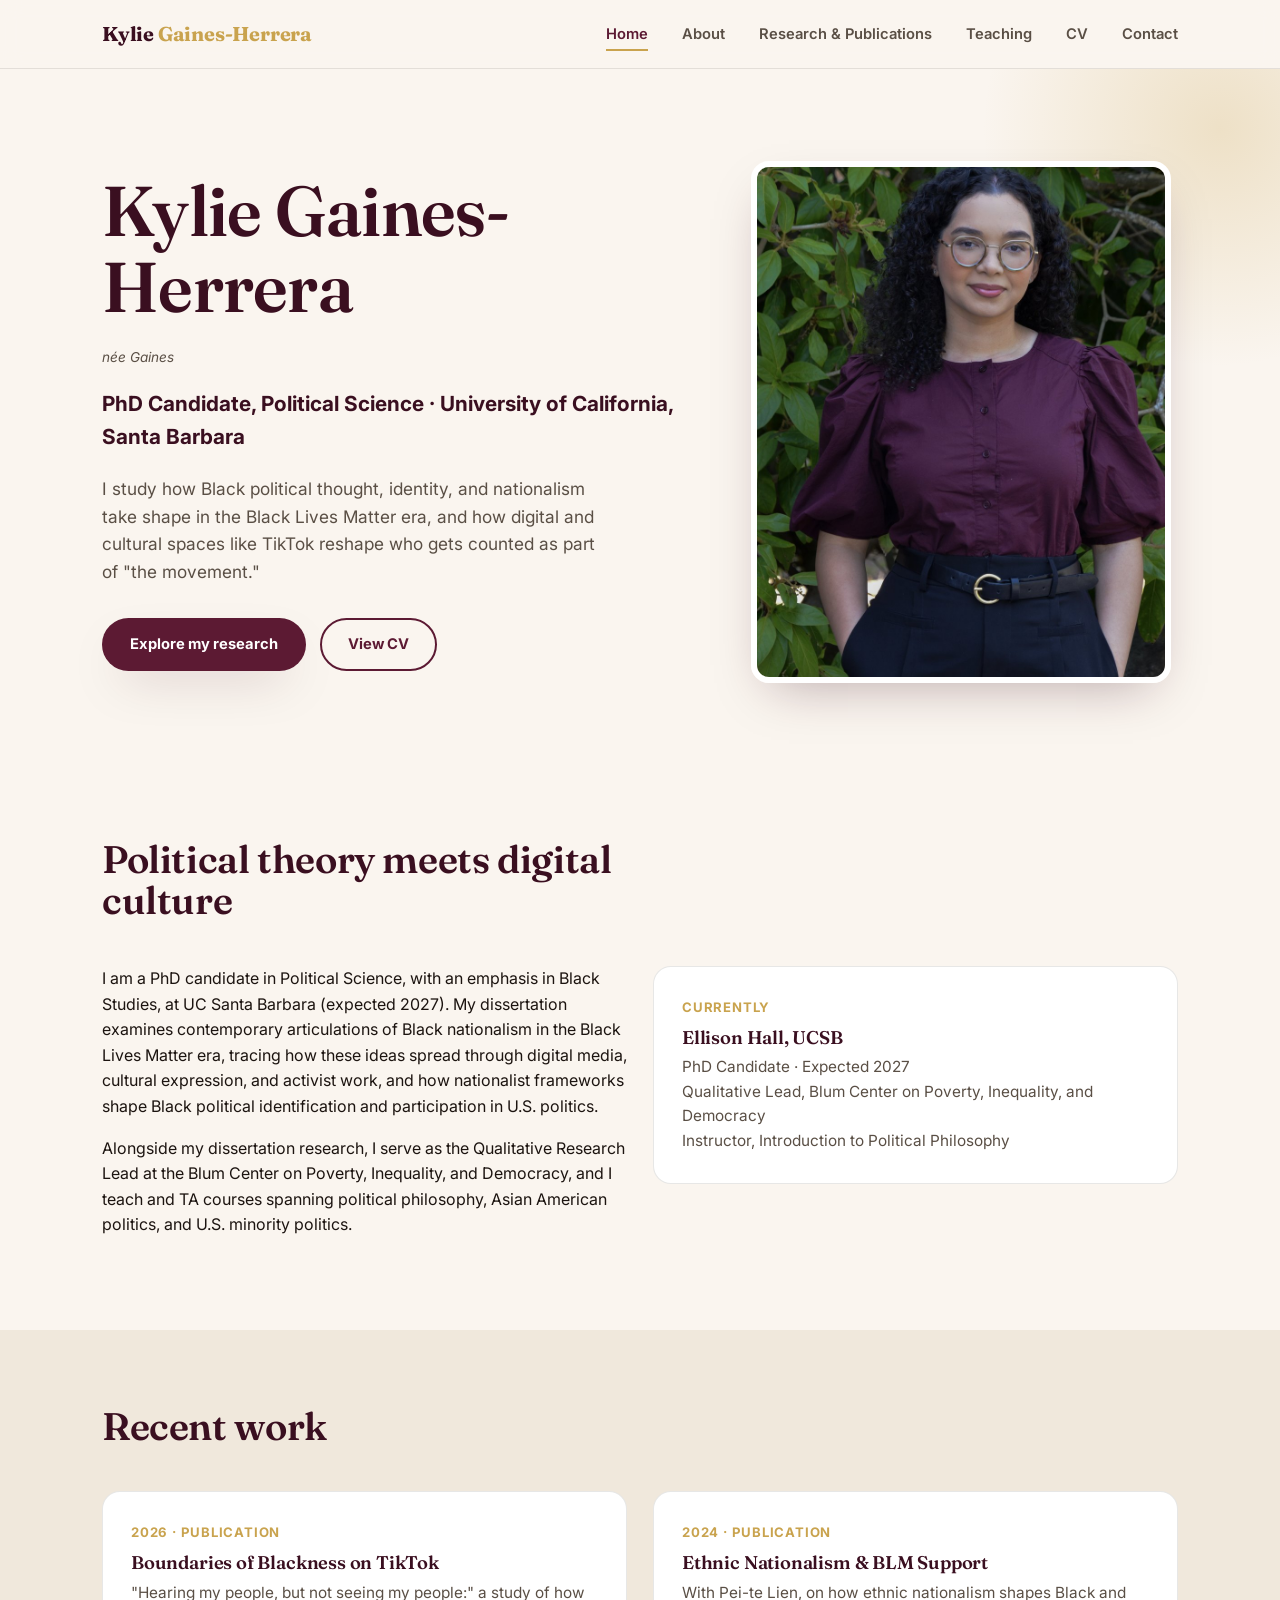
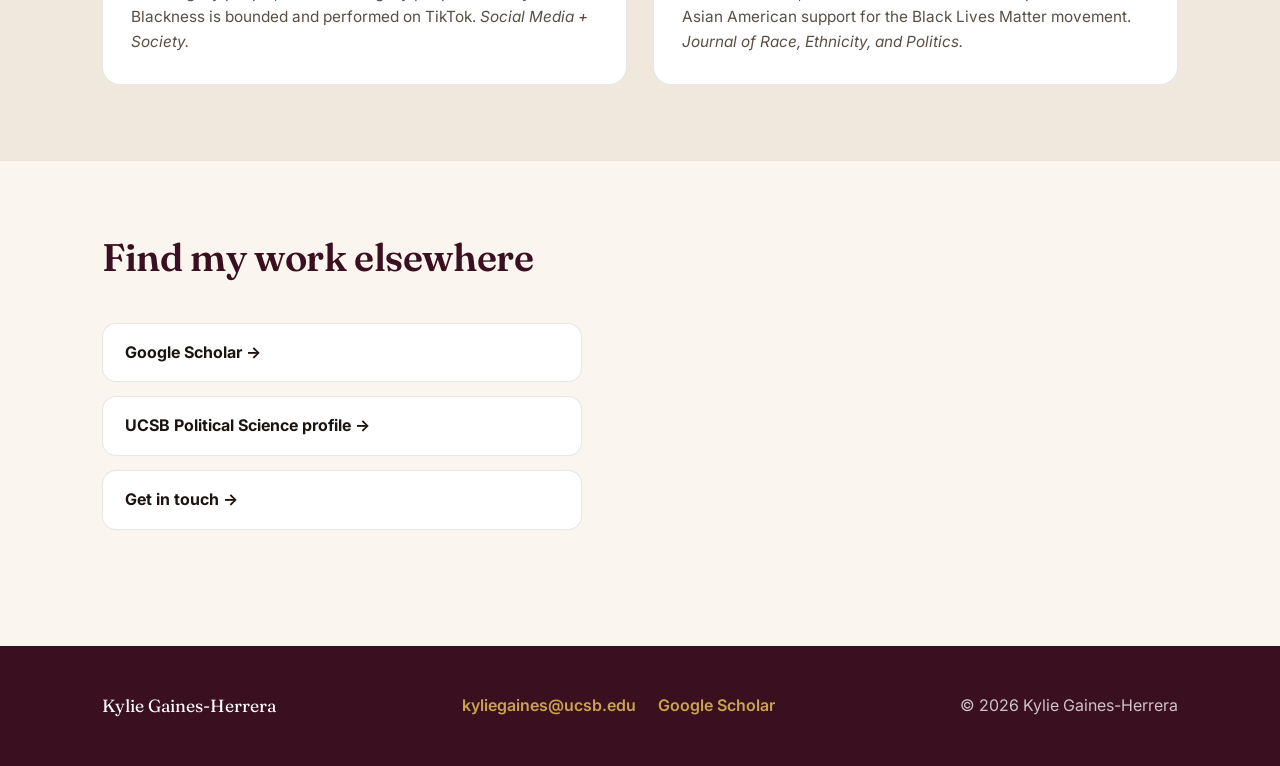
<file: index.html>
<!DOCTYPE html>
<html lang="en">
<head>
<meta charset="UTF-8">
<meta name="viewport" content="width=device-width, initial-scale=1.0">
<title>Kylie Gaines-Herrera | Political Science, UC Santa Barbara</title>
<meta name="description" content="Kylie Gaines-Herrera is a PhD candidate in Political Science (Emphasis in Black Studies) at UC Santa Barbara studying Black political thought, identity, and digital media.">
<link rel="preconnect" href="https://fonts.googleapis.com">
<link rel="preconnect" href="https://fonts.gstatic.com" crossorigin>
<link href="https://fonts.googleapis.com/css2?family=Fraunces:ital,wght@0,500;0,600;0,700;1,500;1,600&family=Inter:wght@400;500;600;700&display=swap" rel="stylesheet">
<link rel="stylesheet" href="css/style.css">
</head>
<body>

<header class="site-header">
  <nav class="nav">
    <a href="index.html" class="brand">Kylie <span>Gaines-Herrera</span></a>
    <ul class="nav-links">
      <li><a href="index.html" class="active">Home</a></li>
      <li><a href="about.html">About</a></li>
      <li><a href="research.html">Research &amp; Publications</a></li>
      <li><a href="teaching.html">Teaching</a></li>
      <li><a href="cv.html">CV</a></li>
      <li><a href="contact.html">Contact</a></li>
    </ul>
    <button class="nav-toggle" aria-label="Toggle navigation"><span></span><span></span><span></span></button>
  </nav>
</header>

<section class="hero">
  <div class="wrap hero-grid">
    <div>
      <h1>Kylie Gaines-Herrera</h1>
      <p class="name-note">née Gaines</p>
      <p class="role">PhD Candidate, Political Science · University of California, Santa Barbara</p>
      <p class="lede">I study how Black political thought, identity, and nationalism take shape in the Black Lives Matter era, and how digital and cultural spaces like TikTok reshape who gets counted as part of "the movement."</p>
      <div class="hero-actions">
        <a href="research.html" class="btn btn-primary">Explore my research</a>
        <a href="cv.html" class="btn btn-outline">View CV</a>
      </div>
    </div>
    <div class="hero-photo">
      <div class="frame">
        <img src="images/headshot.jpg" alt="Portrait of Kylie Gaines-Herrera">
      </div>
    </div>
  </div>
</section>

<section class="reveal">
  <div class="wrap">
    <div class="section-head">
      <h2>Political theory meets digital culture</h2>
    </div>
    <div class="grid-2" style="align-items: start;">
      <div>
        <p>I am a PhD candidate in Political Science, with an emphasis in Black Studies, at UC Santa Barbara (expected 2027). My dissertation examines contemporary articulations of Black nationalism in the Black Lives Matter era, tracing how these ideas spread through digital media, cultural expression, and activist work, and how nationalist frameworks shape Black political identification and participation in U.S. politics.</p>
        <p>Alongside my dissertation research, I serve as the Qualitative Research Lead at the Blum Center on Poverty, Inequality, and Democracy, and I teach and TA courses spanning political philosophy, Asian American politics, and U.S. minority politics.</p>
      </div>
      <div class="card">
        <div class="meta">Currently</div>
        <h3>Ellison Hall, UCSB</h3>
        <p>PhD Candidate · Expected 2027<br>
        Qualitative Lead, Blum Center on Poverty, Inequality, and Democracy<br>
        Instructor, Introduction to Political Philosophy</p>
      </div>
    </div>
  </div>
</section>

<section class="section-alt reveal">
  <div class="wrap">
    <div class="section-head">
      <h2>Recent work</h2>
    </div>
    <div class="grid-2">
      <div class="card">
        <div class="meta">2026 · Publication</div>
        <h3>Boundaries of Blackness on TikTok</h3>
        <p>"Hearing my people, but not seeing my people:" a study of how Blackness is bounded and performed on TikTok. <em>Social Media + Society.</em></p>
      </div>
      <div class="card">
        <div class="meta">2024 · Publication</div>
        <h3>Ethnic Nationalism &amp; BLM Support</h3>
        <p>With Pei-te Lien, on how ethnic nationalism shapes Black and Asian American support for the Black Lives Matter movement. <em>Journal of Race, Ethnicity, and Politics.</em></p>
      </div>
    </div>
  </div>
</section>

<section class="reveal">
  <div class="wrap">
    <div class="section-head">
      <h2>Find my work elsewhere</h2>
    </div>
    <div class="link-row" style="max-width: 480px;">
      <a href="https://scholar.google.com/citations?user=kr_dGfQAAAAJ&hl=en" target="_blank" rel="noopener">Google Scholar →</a>
      <a href="https://www.polsci.ucsb.edu/people/kylie-gaines" target="_blank" rel="noopener">UCSB Political Science profile →</a>
      <a href="contact.html">Get in touch →</a>
    </div>
  </div>
</section>

<footer>
  <div class="wrap footer-grid">
    <div class="fname">Kylie Gaines-Herrera</div>
    <ul class="footer-links">
      <li><a href="mailto:kyliegaines@ucsb.edu">kyliegaines@ucsb.edu</a></li>
      <li><a href="https://scholar.google.com/citations?user=kr_dGfQAAAAJ&hl=en" target="_blank" rel="noopener">Google Scholar</a></li>
    </ul>
    <div>&copy; <span id="year"></span> Kylie Gaines-Herrera</div>
  </div>
</footer>

<script src="js/script.js"></script>
</body>
</html>
</file>
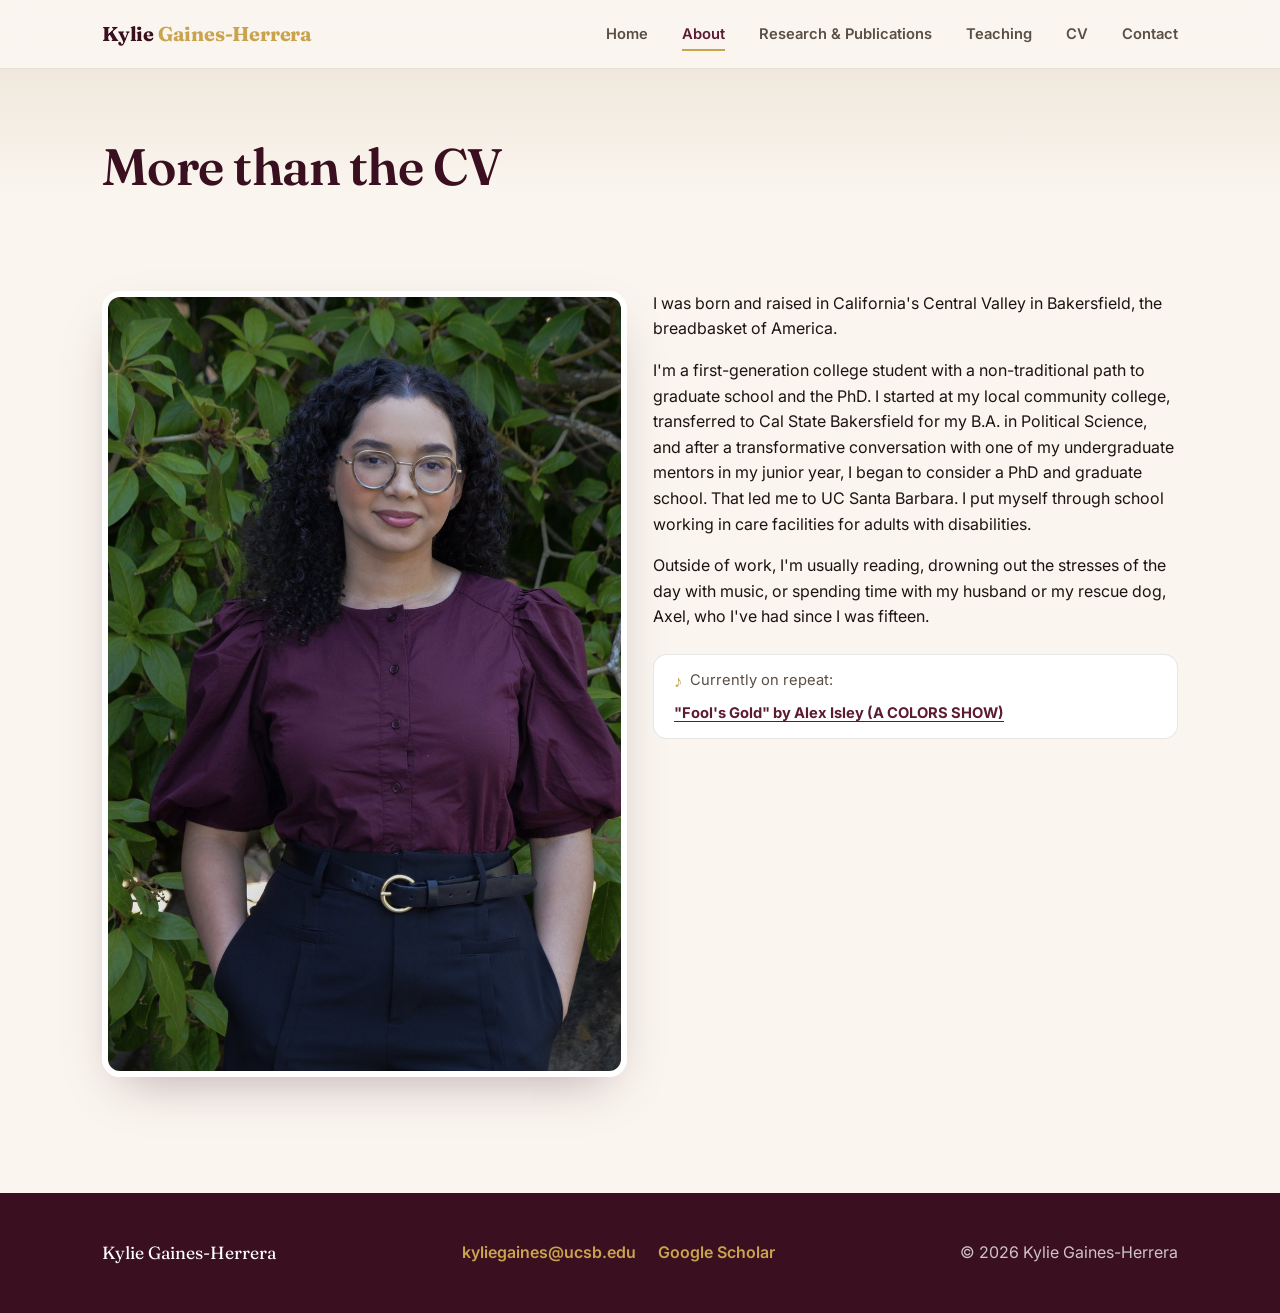
<file: about.html>
<!DOCTYPE html>
<html lang="en">
<head>
<meta charset="UTF-8">
<meta name="viewport" content="width=device-width, initial-scale=1.0">
<title>About | Kylie Gaines-Herrera</title>
<meta name="description" content="A bit more about Kylie Gaines-Herrera, beyond the CV.">
<link rel="preconnect" href="https://fonts.googleapis.com">
<link rel="preconnect" href="https://fonts.gstatic.com" crossorigin>
<link href="https://fonts.googleapis.com/css2?family=Fraunces:ital,wght@0,500;0,600;0,700;1,500;1,600&family=Inter:wght@400;500;600;700&display=swap" rel="stylesheet">
<link rel="stylesheet" href="css/style.css">
</head>
<body>

<header class="site-header">
  <nav class="nav">
    <a href="index.html" class="brand">Kylie <span>Gaines-Herrera</span></a>
    <ul class="nav-links">
      <li><a href="index.html">Home</a></li>
      <li><a href="about.html" class="active">About</a></li>
      <li><a href="research.html">Research &amp; Publications</a></li>
      <li><a href="teaching.html">Teaching</a></li>
      <li><a href="cv.html">CV</a></li>
      <li><a href="contact.html">Contact</a></li>
    </ul>
    <button class="nav-toggle" aria-label="Toggle navigation"><span></span><span></span><span></span></button>
  </nav>
</header>

<section class="page-header" style="padding-bottom: 0;">
  <div class="wrap">
    <h1>More than the CV</h1>
  </div>
</section>

<section class="reveal">
  <div class="wrap">
    <div class="grid-2" style="align-items: start;">
      <div class="frame" style="border: 6px solid var(--white); box-shadow: var(--shadow); border-radius: var(--radius); overflow: hidden;">
        <img src="images/headshot.jpg" alt="Portrait of Kylie Gaines-Herrera" style="width: 100%; display: block;">
      </div>
      <div>
        <p>I was born and raised in California's Central Valley in Bakersfield, the breadbasket of America.</p>
        <p>I'm a first-generation college student with a non-traditional path to graduate school and the PhD. I started at my local community college, transferred to Cal State Bakersfield for my B.A. in Political Science, and after a transformative conversation with one of my undergraduate mentors in my junior year, I began to consider a PhD and graduate school. That led me to UC Santa Barbara. I put myself through school working in care facilities for adults with disabilities.</p>
        <p>Outside of work, I'm usually reading, drowning out the stresses of the day with music, or spending time with my husband or my rescue dog, Axel, who I've had since I was fifteen.</p>
        <div class="now-playing">
          <span class="note">♪</span> Currently on repeat: <a href="https://www.youtube.com/watch?v=C10uy3yQHEY" target="_blank" rel="noopener" style="color: var(--maroon); font-weight: 700;">"Fool's Gold" by Alex Isley (A COLORS SHOW)</a>
        </div>
      </div>
    </div>
  </div>
</section>

<footer>
  <div class="wrap footer-grid">
    <div class="fname">Kylie Gaines-Herrera</div>
    <ul class="footer-links">
      <li><a href="mailto:kyliegaines@ucsb.edu">kyliegaines@ucsb.edu</a></li>
      <li><a href="https://scholar.google.com/citations?user=kr_dGfQAAAAJ&hl=en" target="_blank" rel="noopener">Google Scholar</a></li>
    </ul>
    <div>&copy; <span id="year"></span> Kylie Gaines-Herrera</div>
  </div>
</footer>

<script src="js/script.js"></script>
</body>
</html>
</file>
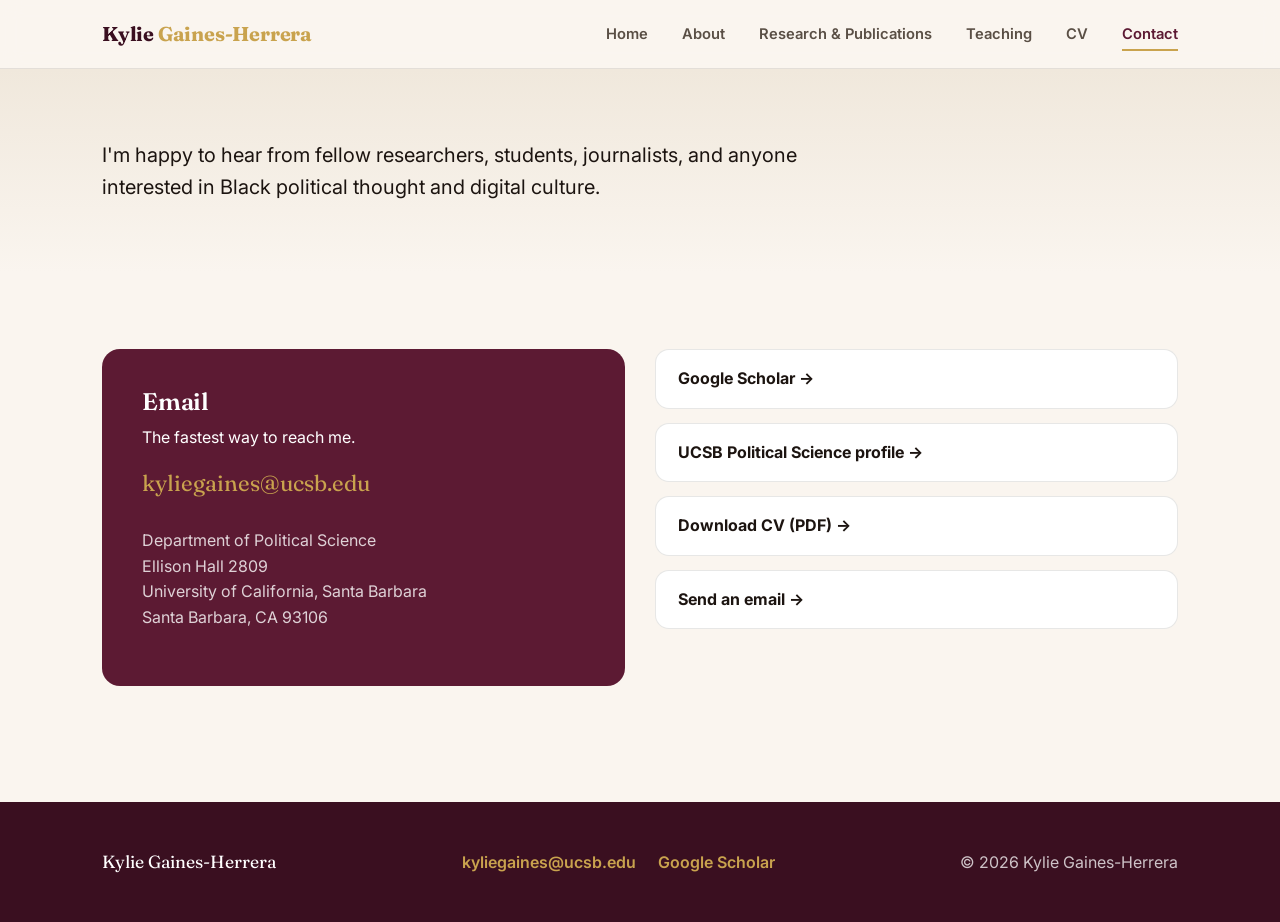
<file: contact.html>
<!DOCTYPE html>
<html lang="en">
<head>
<meta charset="UTF-8">
<meta name="viewport" content="width=device-width, initial-scale=1.0">
<title>Contact | Kylie Gaines-Herrera</title>
<meta name="description" content="Get in touch with Kylie Gaines-Herrera, PhD candidate in Political Science at UC Santa Barbara.">
<link rel="preconnect" href="https://fonts.googleapis.com">
<link rel="preconnect" href="https://fonts.gstatic.com" crossorigin>
<link href="https://fonts.googleapis.com/css2?family=Fraunces:ital,wght@0,500;0,600;0,700;1,500;1,600&family=Inter:wght@400;500;600;700&display=swap" rel="stylesheet">
<link rel="stylesheet" href="css/style.css">
</head>
<body>

<header class="site-header">
  <nav class="nav">
    <a href="index.html" class="brand">Kylie <span>Gaines-Herrera</span></a>
    <ul class="nav-links">
      <li><a href="index.html">Home</a></li>
      <li><a href="about.html">About</a></li>
      <li><a href="research.html">Research &amp; Publications</a></li>
      <li><a href="teaching.html">Teaching</a></li>
      <li><a href="cv.html">CV</a></li>
      <li><a href="contact.html" class="active">Contact</a></li>
    </ul>
    <button class="nav-toggle" aria-label="Toggle navigation"><span></span><span></span><span></span></button>
  </nav>
</header>

<section class="page-header">
  <div class="wrap">
    <p class="lede" style="font-size: 1.25rem; color: var(--ink); max-width: 60ch;">I'm happy to hear from fellow researchers, students, journalists, and anyone interested in Black political thought and digital culture.</p>
  </div>
</section>

<section class="reveal">
  <div class="wrap contact-grid">
    <div class="contact-card">
      <h2>Email</h2>
      <p>The fastest way to reach me.</p>
      <a class="email" href="mailto:kyliegaines@ucsb.edu">kyliegaines@ucsb.edu</a>
      <p style="margin-top: 26px; color: rgba(255,255,255,0.8);">Department of Political Science<br>Ellison Hall 2809<br>University of California, Santa Barbara<br>Santa Barbara, CA 93106</p>
    </div>
    <div>
      <div class="link-row">
        <a href="https://scholar.google.com/citations?user=kr_dGfQAAAAJ&hl=en" target="_blank" rel="noopener">Google Scholar →</a>
        <a href="https://www.polsci.ucsb.edu/people/kylie-gaines" target="_blank" rel="noopener">UCSB Political Science profile →</a>
        <a href="files/Kylie-Gaines-CV.pdf" target="_blank" rel="noopener">Download CV (PDF) →</a>
        <a href="mailto:kyliegaines@ucsb.edu">Send an email →</a>
      </div>
    </div>
  </div>
</section>

<footer>
  <div class="wrap footer-grid">
    <div class="fname">Kylie Gaines-Herrera</div>
    <ul class="footer-links">
      <li><a href="mailto:kyliegaines@ucsb.edu">kyliegaines@ucsb.edu</a></li>
      <li><a href="https://scholar.google.com/citations?user=kr_dGfQAAAAJ&hl=en" target="_blank" rel="noopener">Google Scholar</a></li>
    </ul>
    <div>&copy; <span id="year"></span> Kylie Gaines-Herrera</div>
  </div>
</footer>

<script src="js/script.js"></script>
</body>
</html>
</file>
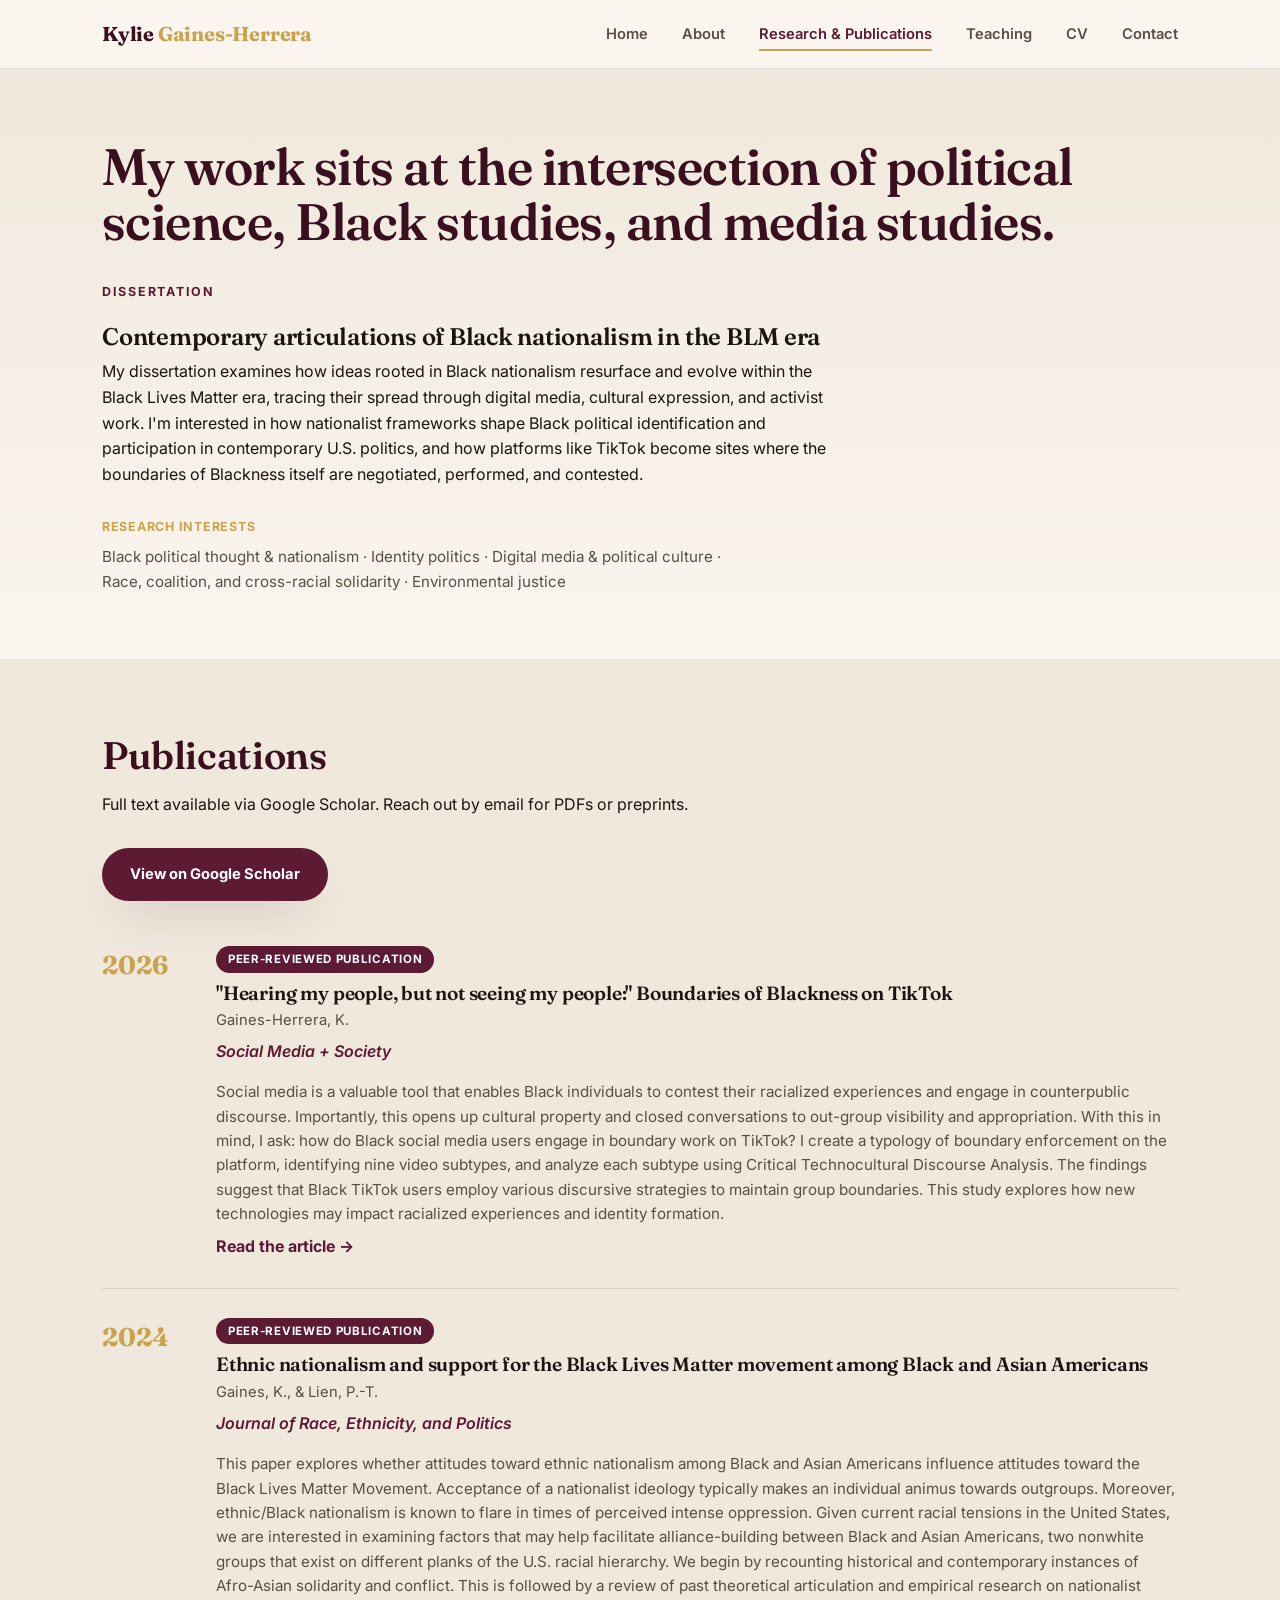
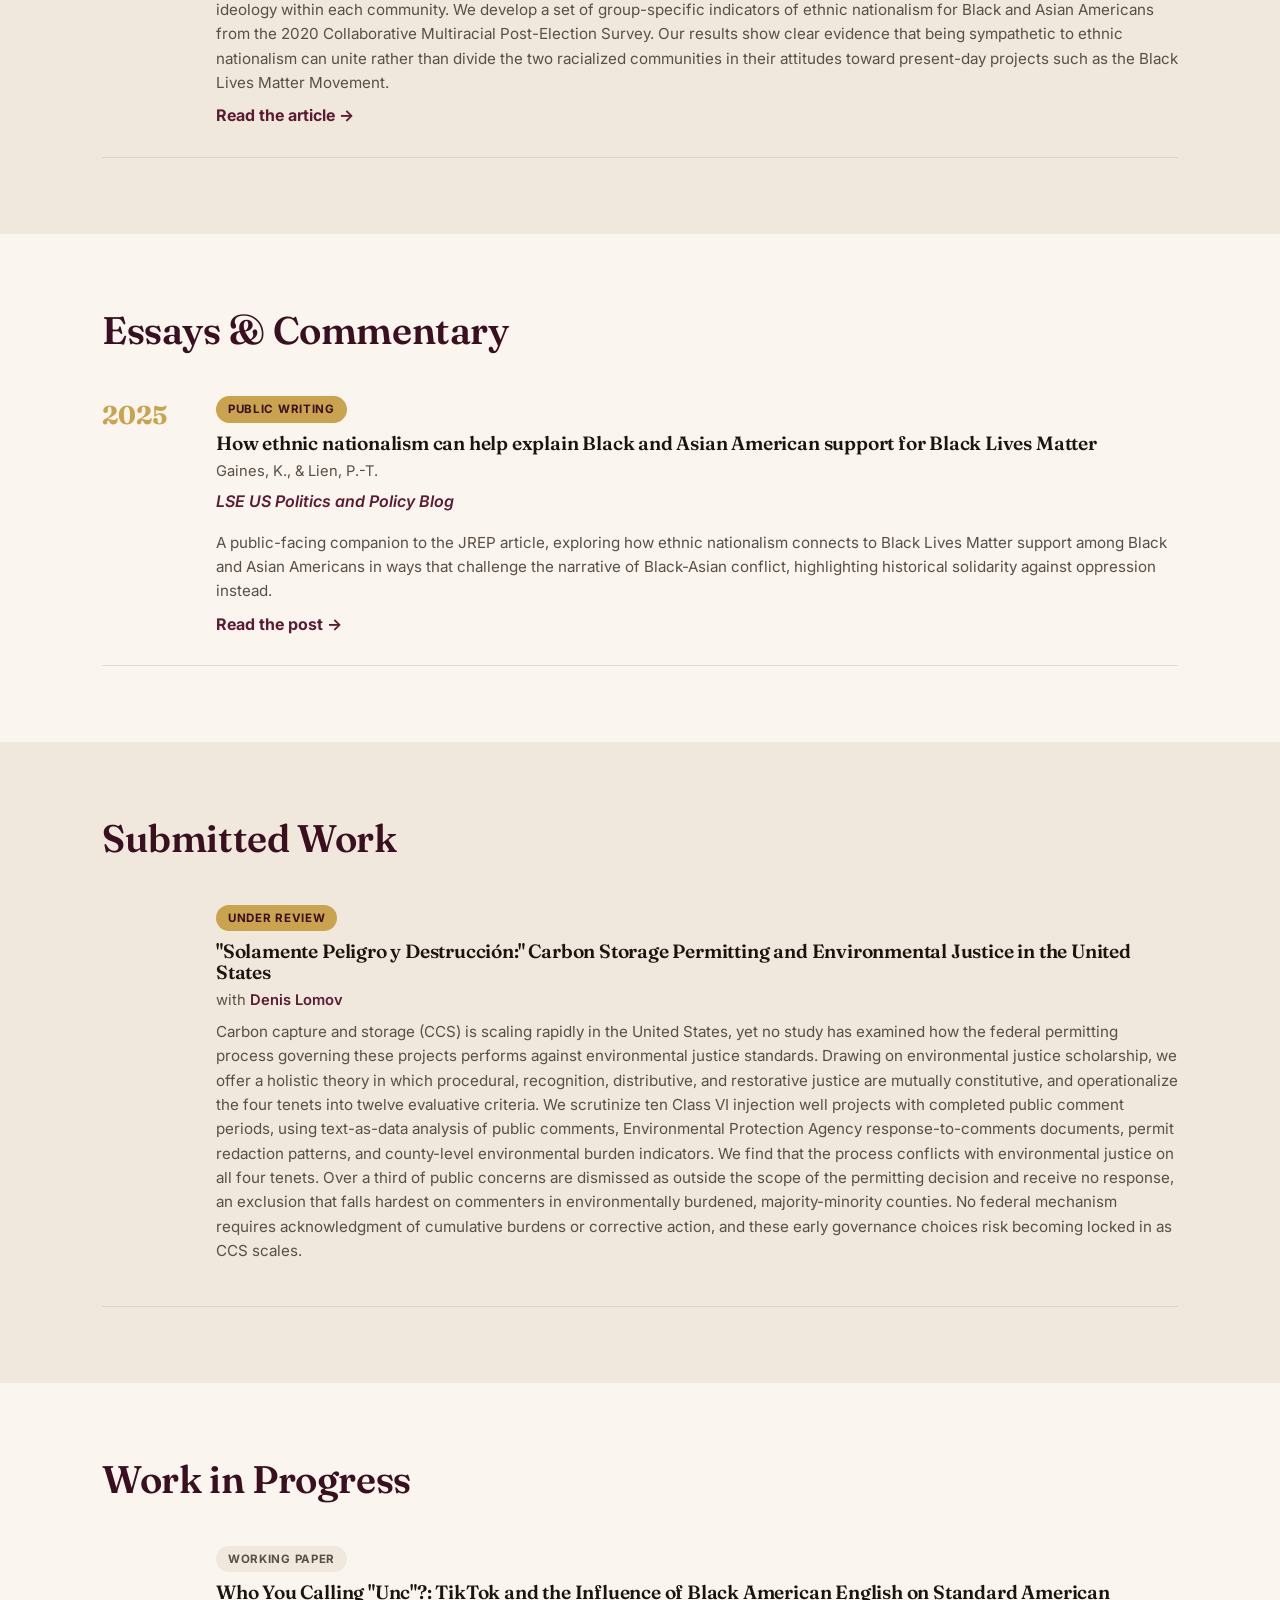
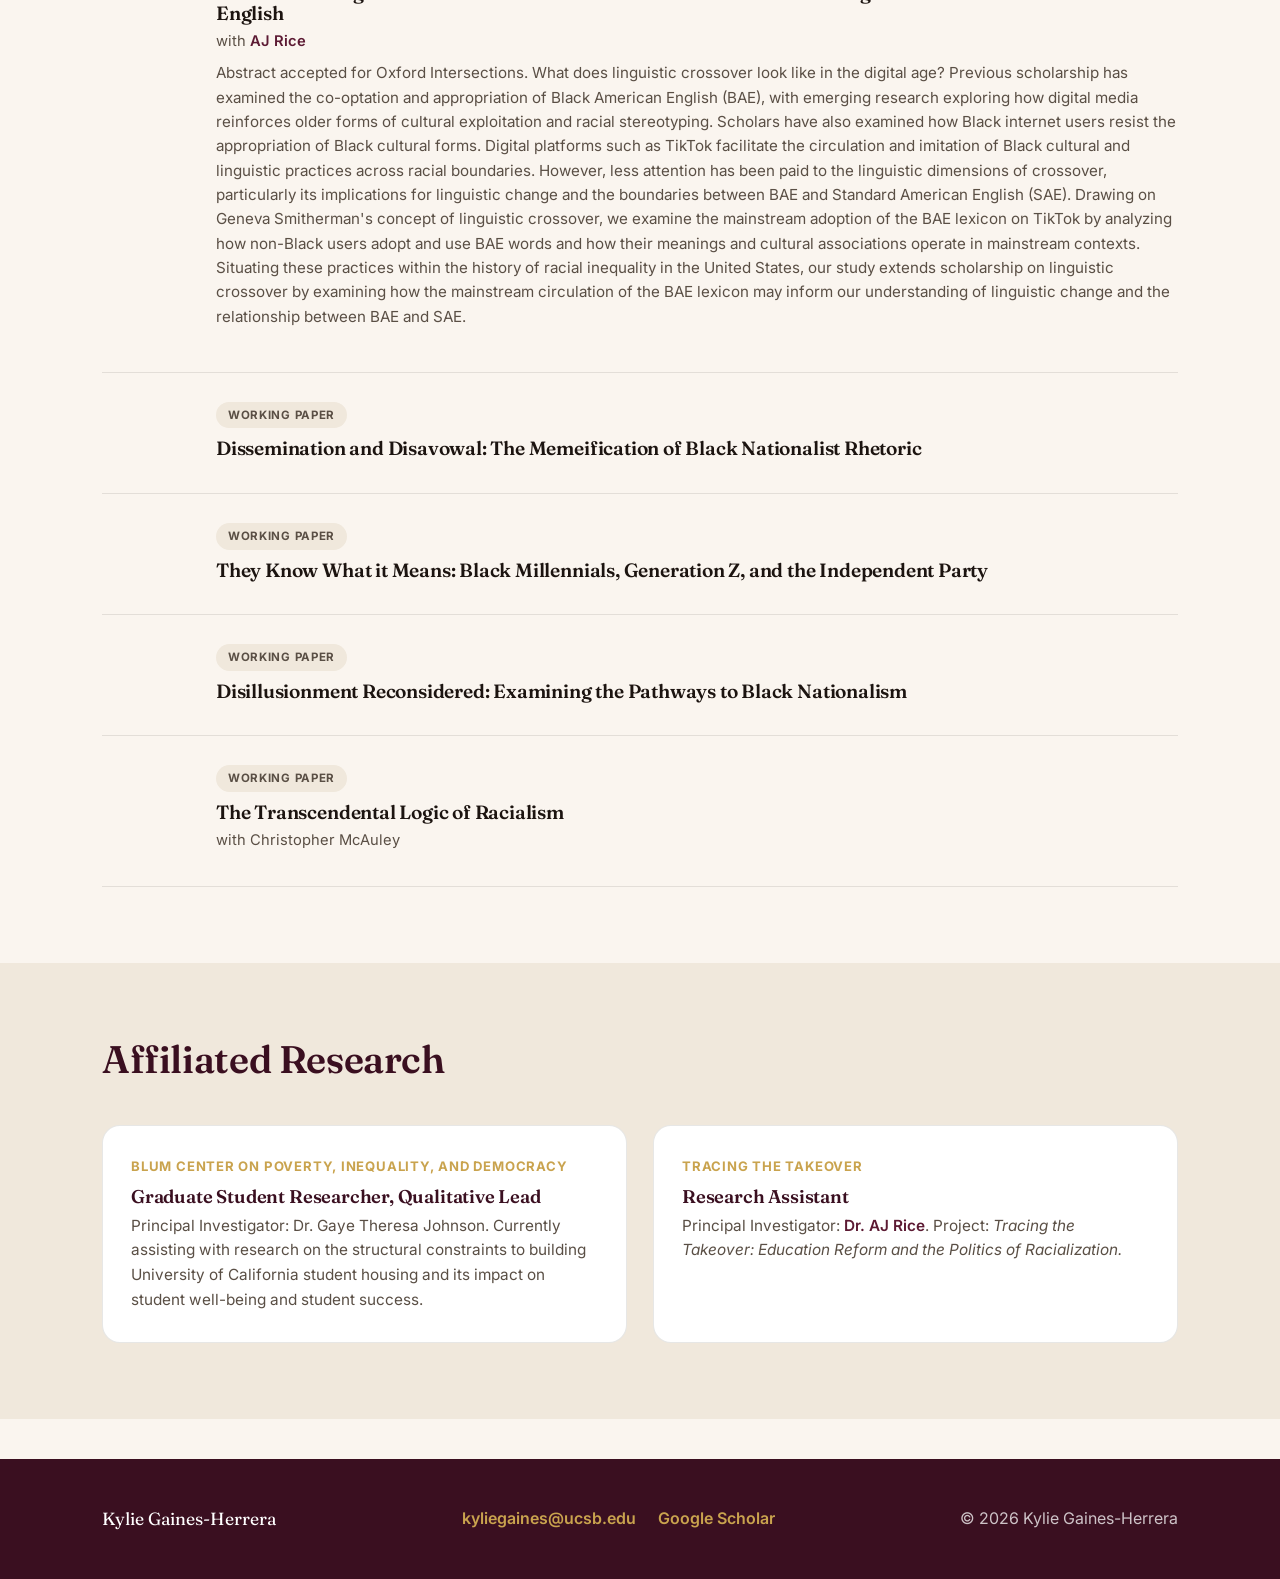
<file: research.html>
<!DOCTYPE html>
<html lang="en">
<head>
<meta charset="UTF-8">
<meta name="viewport" content="width=device-width, initial-scale=1.0">
<title>Research &amp; Publications | Kylie Gaines-Herrera</title>
<meta name="description" content="Research and publications by Kylie Gaines-Herrera: Black political thought, ethnic nationalism, digital media, and affiliated projects at UC Santa Barbara.">
<link rel="preconnect" href="https://fonts.googleapis.com">
<link rel="preconnect" href="https://fonts.gstatic.com" crossorigin>
<link href="https://fonts.googleapis.com/css2?family=Fraunces:ital,wght@0,500;0,600;0,700;1,500;1,600&family=Inter:wght@400;500;600;700&display=swap" rel="stylesheet">
<link rel="stylesheet" href="css/style.css">
</head>
<body>

<header class="site-header">
  <nav class="nav">
    <a href="index.html" class="brand">Kylie <span>Gaines-Herrera</span></a>
    <ul class="nav-links">
      <li><a href="index.html">Home</a></li>
      <li><a href="about.html">About</a></li>
      <li><a href="research.html" class="active">Research &amp; Publications</a></li>
      <li><a href="teaching.html">Teaching</a></li>
      <li><a href="cv.html">CV</a></li>
      <li><a href="contact.html">Contact</a></li>
    </ul>
    <button class="nav-toggle" aria-label="Toggle navigation"><span></span><span></span><span></span></button>
  </nav>
</header>

<section class="page-header">
  <div class="wrap">
    <h1>My work sits at the intersection of political science, Black studies, and media studies.</h1>
    <div style="margin-top: 28px;">
      <div class="eyebrow">Dissertation</div>
      <h2 style="margin-top: 8px;">Contemporary articulations of Black nationalism in the BLM era</h2>
      <p style="max-width: 75ch; margin-top: 10px;">My dissertation examines how ideas rooted in Black nationalism resurface and evolve within the Black Lives Matter era, tracing their spread through digital media, cultural expression, and activist work. I'm interested in how nationalist frameworks shape Black political identification and participation in contemporary U.S. politics, and how platforms like TikTok become sites where the boundaries of Blackness itself are negotiated, performed, and contested.</p>
    </div>
    <div style="margin-top: 30px;">
      <p style="font-family: var(--sans); font-size: 0.78rem; font-weight: 700; letter-spacing: 0.06em; text-transform: uppercase; color: var(--gold); margin-bottom: 8px;">Research Interests</p>
      <p style="max-width: 640px; color: var(--ink-soft); font-size: 0.95rem;">Black political thought &amp; nationalism &middot; Identity politics &middot; Digital media &amp; political culture &middot; Race, coalition, and cross-racial solidarity &middot; Environmental justice</p>
    </div>
  </div>
</section>

<section class="section-alt reveal">
  <div class="wrap">
    <div class="section-head">
      <h2>Publications</h2>
      <p class="lede" style="max-width: 70ch;">Full text available via Google Scholar. Reach out by email for PDFs or preprints.</p>
      <a href="https://scholar.google.com/citations?user=kr_dGfQAAAAJ&hl=en" target="_blank" rel="noopener" class="btn btn-primary" style="margin-top: 14px;">View on Google Scholar</a>
    </div>

    <ul class="pub-list" style="margin-top: 20px;">
      <li class="pub-item">
        <div class="pub-year">2026</div>
        <div>
          <div class="tag-pill">Peer-Reviewed Publication</div>
          <h3>"Hearing my people, but not seeing my people:" Boundaries of Blackness on TikTok</h3>
          <p class="authors">Gaines-Herrera, K.</p>
          <p class="journal">Social Media + Society</p>
          <p style="color: var(--ink-soft); font-size: 0.95rem; margin-bottom: 8px;">Social media is a valuable tool that enables Black individuals to contest their racialized experiences and engage in counterpublic discourse. Importantly, this opens up cultural property and closed conversations to out-group visibility and appropriation. With this in mind, I ask: how do Black social media users engage in boundary work on TikTok? I create a typology of boundary enforcement on the platform, identifying nine video subtypes, and analyze each subtype using Critical Technocultural Discourse Analysis. The findings suggest that Black TikTok users employ various discursive strategies to maintain group boundaries. This study explores how new technologies may impact racialized experiences and identity formation.</p>
          <a href="https://journals.sagepub.com/doi/10.1177/20563051261470969" target="_blank" rel="noopener" style="font-weight: 700; color: var(--maroon);">Read the article →</a>
        </div>
      </li>
      <li class="pub-item">
        <div class="pub-year">2024</div>
        <div>
          <div class="tag-pill">Peer-Reviewed Publication</div>
          <h3>Ethnic nationalism and support for the Black Lives Matter movement among Black and Asian Americans</h3>
          <p class="authors">Gaines, K., &amp; Lien, P.-T.</p>
          <p class="journal">Journal of Race, Ethnicity, and Politics</p>
          <p style="color: var(--ink-soft); font-size: 0.95rem; margin-bottom: 8px;">This paper explores whether attitudes toward ethnic nationalism among Black and Asian Americans influence attitudes toward the Black Lives Matter Movement. Acceptance of a nationalist ideology typically makes an individual animus towards outgroups. Moreover, ethnic/Black nationalism is known to flare in times of perceived intense oppression. Given current racial tensions in the United States, we are interested in examining factors that may help facilitate alliance-building between Black and Asian Americans, two nonwhite groups that exist on different planks of the U.S. racial hierarchy. We begin by recounting historical and contemporary instances of Afro-Asian solidarity and conflict. This is followed by a review of past theoretical articulation and empirical research on nationalist ideology within each community. We develop a set of group-specific indicators of ethnic nationalism for Black and Asian Americans from the 2020 Collaborative Multiracial Post-Election Survey. Our results show clear evidence that being sympathetic to ethnic nationalism can unite rather than divide the two racialized communities in their attitudes toward present-day projects such as the Black Lives Matter Movement.</p>
          <a href="https://www.cambridge.org/core/journals/journal-of-race-ethnicity-and-politics/article/abs/ethnic-nationalism-and-support-for-the-black-lives-matter-movement-among-black-and-asian-americans/9FDA30A020F64E9E78587334395323BF" target="_blank" rel="noopener" style="font-weight: 700; color: var(--maroon);">Read the article →</a>
        </div>
      </li>
    </ul>
  </div>
</section>

<section class="reveal">
  <div class="wrap">
    <div class="section-head">
      <h2>Essays &amp; Commentary</h2>
    </div>
    <ul class="pub-list">
      <li class="pub-item">
        <div class="pub-year">2025</div>
        <div>
          <div class="tag-pill alt">Public Writing</div>
          <h3>How ethnic nationalism can help explain Black and Asian American support for Black Lives Matter</h3>
          <p class="authors">Gaines, K., &amp; Lien, P.-T.</p>
          <p class="journal">LSE US Politics and Policy Blog</p>
          <p style="color: var(--ink-soft); font-size: 0.95rem; margin-bottom: 8px;">A public-facing companion to the JREP article, exploring how ethnic nationalism connects to Black Lives Matter support among Black and Asian Americans in ways that challenge the narrative of Black-Asian conflict, highlighting historical solidarity against oppression instead.</p>
          <a href="https://blogs.lse.ac.uk/usappblog/2025/02/13/how-ethnic-nationalism-can-help-explain-black-and-asian-american-support-for-black-lives-matter/" target="_blank" rel="noopener" style="font-weight: 700; color: var(--maroon);">Read the post →</a>
        </div>
      </li>
    </ul>
  </div>
</section>

<section class="section-alt reveal">
  <div class="wrap">
    <div class="section-head">
      <h2>Submitted Work</h2>
    </div>
    <ul class="pub-list">
      <li class="pub-item">
        <div class="pub-year"></div>
        <div>
          <div class="tag-pill alt">Under Review</div>
          <h3>"Solamente Peligro y Destrucción:" Carbon Storage Permitting and Environmental Justice in the United States</h3>
          <p class="authors">with <a href="https://denislomov.com/" target="_blank" rel="noopener" style="color: var(--maroon); font-weight: 600;">Denis Lomov</a></p>
          <p style="color: var(--ink-soft); font-size: 0.95rem; margin-top: 8px;">Carbon capture and storage (CCS) is scaling rapidly in the United States, yet no study has examined how the federal permitting process governing these projects performs against environmental justice standards. Drawing on environmental justice scholarship, we offer a holistic theory in which procedural, recognition, distributive, and restorative justice are mutually constitutive, and operationalize the four tenets into twelve evaluative criteria. We scrutinize ten Class VI injection well projects with completed public comment periods, using text-as-data analysis of public comments, Environmental Protection Agency response-to-comments documents, permit redaction patterns, and county-level environmental burden indicators. We find that the process conflicts with environmental justice on all four tenets. Over a third of public concerns are dismissed as outside the scope of the permitting decision and receive no response, an exclusion that falls hardest on commenters in environmentally burdened, majority-minority counties. No federal mechanism requires acknowledgment of cumulative burdens or corrective action, and these early governance choices risk becoming locked in as CCS scales.</p>
        </div>
      </li>
    </ul>
  </div>
</section>

<section class="reveal">
  <div class="wrap">
    <div class="section-head">
      <h2>Work in Progress</h2>
    </div>
    <ul class="pub-list">
      <li class="pub-item">
        <div class="pub-year"></div>
        <div>
          <div class="tag-pill ghost">Working Paper</div>
          <h3>Who You Calling "Unc"?: TikTok and the Influence of Black American English on Standard American English</h3>
          <p class="authors">with <a href="https://www.ajmrice.com/" target="_blank" rel="noopener" style="color: var(--maroon); font-weight: 600;">AJ Rice</a></p>
          <p style="color: var(--ink-soft); font-size: 0.95rem; margin-top: 8px;">Abstract accepted for Oxford Intersections. What does linguistic crossover look like in the digital age? Previous scholarship has examined the co-optation and appropriation of Black American English (BAE), with emerging research exploring how digital media reinforces older forms of cultural exploitation and racial stereotyping. Scholars have also examined how Black internet users resist the appropriation of Black cultural forms. Digital platforms such as TikTok facilitate the circulation and imitation of Black cultural and linguistic practices across racial boundaries. However, less attention has been paid to the linguistic dimensions of crossover, particularly its implications for linguistic change and the boundaries between BAE and Standard American English (SAE). Drawing on Geneva Smitherman's concept of linguistic crossover, we examine the mainstream adoption of the BAE lexicon on TikTok by analyzing how non-Black users adopt and use BAE words and how their meanings and cultural associations operate in mainstream contexts. Situating these practices within the history of racial inequality in the United States, our study extends scholarship on linguistic crossover by examining how the mainstream circulation of the BAE lexicon may inform our understanding of linguistic change and the relationship between BAE and SAE.</p>
        </div>
      </li>
      <li class="pub-item">
        <div class="pub-year"></div>
        <div>
          <div class="tag-pill ghost">Working Paper</div>
          <h3>Dissemination and Disavowal: The Memeification of Black Nationalist Rhetoric</h3>
        </div>
      </li>
      <li class="pub-item">
        <div class="pub-year"></div>
        <div>
          <div class="tag-pill ghost">Working Paper</div>
          <h3>They Know What it Means: Black Millennials, Generation Z, and the Independent Party</h3>
        </div>
      </li>
      <li class="pub-item">
        <div class="pub-year"></div>
        <div>
          <div class="tag-pill ghost">Working Paper</div>
          <h3>Disillusionment Reconsidered: Examining the Pathways to Black Nationalism</h3>
        </div>
      </li>
      <li class="pub-item">
        <div class="pub-year"></div>
        <div>
          <div class="tag-pill ghost">Working Paper</div>
          <h3>The Transcendental Logic of Racialism</h3>
          <p class="authors">with Christopher McAuley</p>
        </div>
      </li>
    </ul>
  </div>
</section>

<section class="section-alt reveal">
  <div class="wrap">
    <div class="section-head">
      <h2>Affiliated Research</h2>
    </div>
    <div class="grid-2">
      <div class="card">
        <div class="meta">Blum Center on Poverty, Inequality, and Democracy</div>
        <h3>Graduate Student Researcher, Qualitative Lead</h3>
        <p>Principal Investigator: Dr. Gaye Theresa Johnson. Currently assisting with research on the structural constraints to building University of California student housing and its impact on student well-being and student success.</p>
      </div>
      <div class="card">
        <div class="meta">Tracing the Takeover</div>
        <h3>Research Assistant</h3>
        <p>Principal Investigator: <a href="https://www.ajmrice.com/" target="_blank" rel="noopener" style="color: var(--maroon); font-weight: 600;">Dr. AJ Rice</a>. Project: <em>Tracing the Takeover: Education Reform and the Politics of Racialization.</em></p>
      </div>
    </div>
  </div>
</section>


<footer>
  <div class="wrap footer-grid">
    <div class="fname">Kylie Gaines-Herrera</div>
    <ul class="footer-links">
      <li><a href="mailto:kyliegaines@ucsb.edu">kyliegaines@ucsb.edu</a></li>
      <li><a href="https://scholar.google.com/citations?user=kr_dGfQAAAAJ&hl=en" target="_blank" rel="noopener">Google Scholar</a></li>
    </ul>
    <div>&copy; <span id="year"></span> Kylie Gaines-Herrera</div>
  </div>
</footer>

<script src="js/script.js"></script>
</body>
</html>
</file>
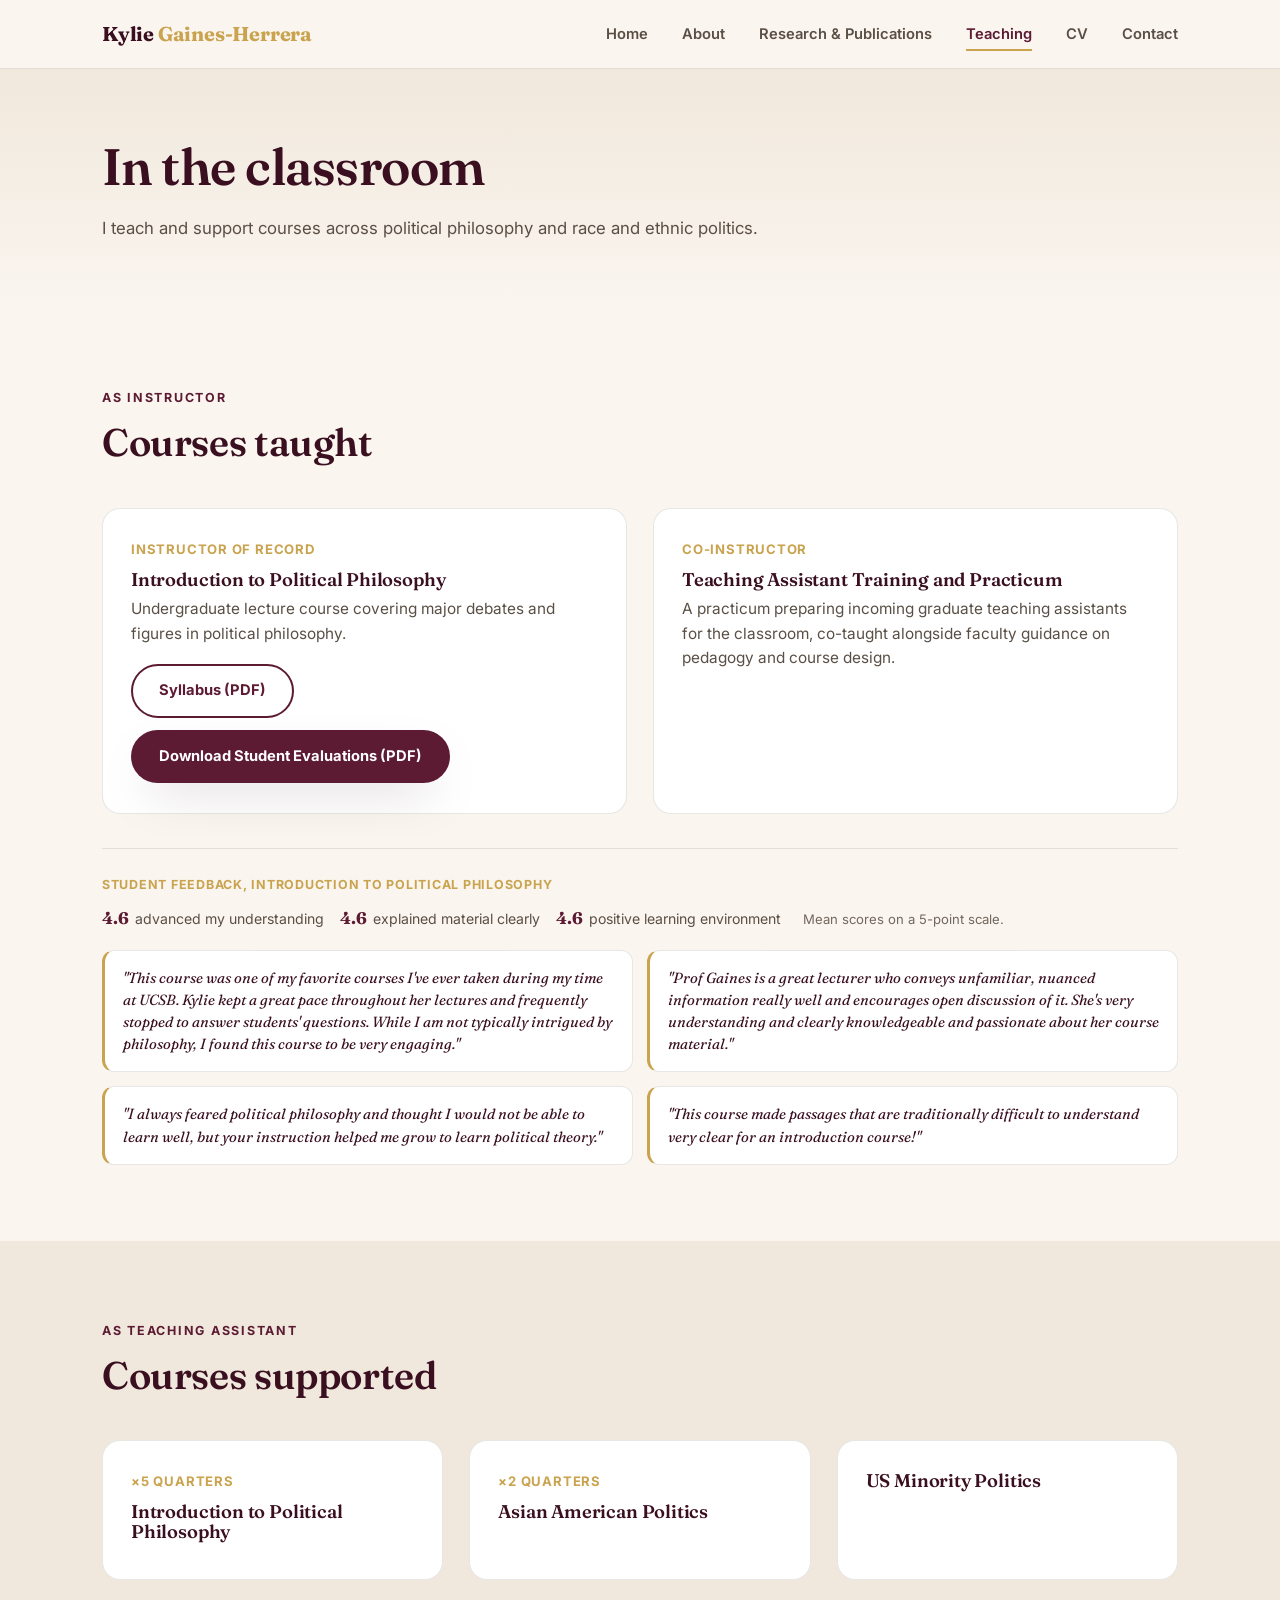
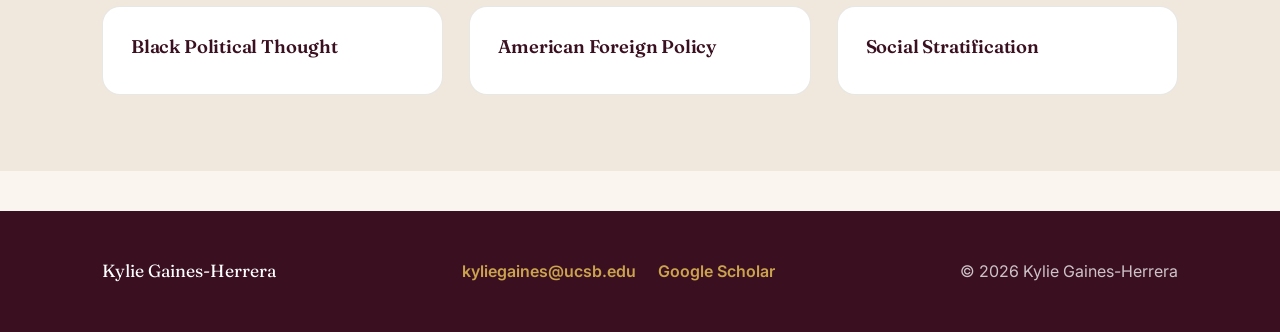
<file: teaching.html>
<!DOCTYPE html>
<html lang="en">
<head>
<meta charset="UTF-8">
<meta name="viewport" content="width=device-width, initial-scale=1.0">
<title>Teaching | Kylie Gaines-Herrera</title>
<meta name="description" content="Teaching experience for Kylie Gaines-Herrera: instructor and teaching assistant roles at UC Santa Barbara.">
<link rel="preconnect" href="https://fonts.googleapis.com">
<link rel="preconnect" href="https://fonts.gstatic.com" crossorigin>
<link href="https://fonts.googleapis.com/css2?family=Fraunces:ital,wght@0,500;0,600;0,700;1,500;1,600&family=Inter:wght@400;500;600;700&display=swap" rel="stylesheet">
<link rel="stylesheet" href="css/style.css">
</head>
<body>

<header class="site-header">
  <nav class="nav">
    <a href="index.html" class="brand">Kylie <span>Gaines-Herrera</span></a>
    <ul class="nav-links">
      <li><a href="index.html">Home</a></li>
      <li><a href="about.html">About</a></li>
      <li><a href="research.html">Research &amp; Publications</a></li>
      <li><a href="teaching.html" class="active">Teaching</a></li>
      <li><a href="cv.html">CV</a></li>
      <li><a href="contact.html">Contact</a></li>
    </ul>
    <button class="nav-toggle" aria-label="Toggle navigation"><span></span><span></span><span></span></button>
  </nav>
</header>

<section class="page-header">
  <div class="wrap">
    <h1>In the classroom</h1>
    <p class="lede">I teach and support courses across political philosophy and race and ethnic politics.</p>
  </div>
</section>

<section class="reveal">
  <div class="wrap">
    <div class="section-head">
      <div class="eyebrow">As Instructor</div>
      <h2>Courses taught</h2>
    </div>
    <div class="grid-2">
      <div class="card" style="display: flex; flex-direction: column;">
        <div class="meta">Instructor of Record</div>
        <h3>Introduction to Political Philosophy</h3>
        <p>Undergraduate lecture course covering major debates and figures in political philosophy.</p>
        <div style="display: flex; gap: 12px; flex-wrap: wrap; margin-top: 18px;">
          <a href="files/Kylie-Gaines-Intro-Political-Philosophy-Syllabus.pdf" target="_blank" class="btn btn-outline">Syllabus (PDF)</a>
          <a href="files/Kylie-Gaines-Teaching-Evaluations.pdf" target="_blank" class="btn btn-primary">Download Student Evaluations (PDF)</a>
        </div>
      </div>
      <div class="card" style="display: flex; flex-direction: column;">
        <div class="meta">Co-Instructor</div>
        <h3>Teaching Assistant Training and Practicum</h3>
        <p>A practicum preparing incoming graduate teaching assistants for the classroom, co-taught alongside faculty guidance on pedagogy and course design.</p>
      </div>
    </div>

    <div class="eval-strip">
      <div class="eval-strip-head">
        <span class="eval-label">Student feedback, Introduction to Political Philosophy</span>
        <span class="eval-scores">
          <b>4.6</b> advanced my understanding
          <b>4.6</b> explained material clearly
          <b>4.6</b> positive learning environment
        </span>
        <span class="eval-note">Mean scores on a 5-point scale.</span>
      </div>
      <div class="quote-grid">
        <div class="quote-card">
          <p>"This course was one of my favorite courses I've ever taken during my time at UCSB. Kylie kept a great pace throughout her lectures and frequently stopped to answer students' questions. While I am not typically intrigued by philosophy, I found this course to be very engaging."</p>
        </div>
        <div class="quote-card">
          <p>"Prof Gaines is a great lecturer who conveys unfamiliar, nuanced information really well and encourages open discussion of it. She's very understanding and clearly knowledgeable and passionate about her course material."</p>
        </div>
        <div class="quote-card">
          <p>"I always feared political philosophy and thought I would not be able to learn well, but your instruction helped me grow to learn political theory."</p>
        </div>
        <div class="quote-card">
          <p>"This course made passages that are traditionally difficult to understand very clear for an introduction course!"</p>
        </div>
      </div>
    </div>
  </div>
</section>

<section class="section-alt reveal">
  <div class="wrap">
    <div class="section-head">
      <div class="eyebrow">As Teaching Assistant</div>
      <h2>Courses supported</h2>
    </div>
    <div class="grid-3">
      <div class="card">
        <div class="meta">×5 quarters</div>
        <h3>Introduction to Political Philosophy</h3>
      </div>
      <div class="card">
        <div class="meta">×2 quarters</div>
        <h3>Asian American Politics</h3>
      </div>
      <div class="card">
        <h3>US Minority Politics</h3>
      </div>
      <div class="card">
        <h3>Black Political Thought</h3>
      </div>
      <div class="card">
        <h3>American Foreign Policy</h3>
      </div>
      <div class="card">
        <h3>Social Stratification</h3>
      </div>
    </div>
  </div>
</section>


<footer>
  <div class="wrap footer-grid">
    <div class="fname">Kylie Gaines-Herrera</div>
    <ul class="footer-links">
      <li><a href="mailto:kyliegaines@ucsb.edu">kyliegaines@ucsb.edu</a></li>
      <li><a href="https://scholar.google.com/citations?user=kr_dGfQAAAAJ&hl=en" target="_blank" rel="noopener">Google Scholar</a></li>
    </ul>
    <div>&copy; <span id="year"></span> Kylie Gaines-Herrera</div>
  </div>
</footer>

<script src="js/script.js"></script>
</body>
</html>
</file>
<file: css/style.css>
/* ============================================
   Kylie Gaines: Academic Site
   Bold / modern design system
   ============================================ */

:root {
  --maroon: #5c1a33;
  --maroon-dark: #3a0f20;
  --maroon-light: #7c2c48;
  --gold: #c9a34e;
  --cream: #faf5ef;
  --cream-dark: #f0e8dc;
  --ink: #1c1410;
  --ink-soft: #5a4f45;
  --white: #ffffff;
  --border: rgba(28, 20, 16, 0.1);
  --shadow: 0 20px 50px -20px rgba(58, 15, 32, 0.35);
  --radius: 18px;
  --max: 1140px;
  --serif: "Fraunces", "Iowan Old Style", Georgia, serif;
  --sans: "Inter", -apple-system, BlinkMacSystemFont, "Segoe UI", sans-serif;
}

* { box-sizing: border-box; }

html { scroll-behavior: smooth; overflow-x: hidden; }

body {
  margin: 0;
  overflow-x: hidden;
  font-family: var(--sans);
  background: var(--cream);
  color: var(--ink);
  line-height: 1.6;
  -webkit-font-smoothing: antialiased;
}

img { max-width: 100%; display: block; }

a { color: inherit; text-decoration: none; }

.wrap {
  max-width: var(--max);
  margin: 0 auto;
  padding: 0 32px;
}

h1, h2, h3, h4 {
  font-family: var(--serif);
  font-weight: 600;
  line-height: 1.08;
  margin: 0 0 0.4em;
  letter-spacing: -0.01em;
}

p { margin: 0 0 1em; }

.eyebrow {
  display: inline-flex;
  align-items: center;
  gap: 8px;
  font-family: var(--sans);
  font-size: 0.78rem;
  font-weight: 700;
  letter-spacing: 0.14em;
  text-transform: uppercase;
  color: var(--maroon);
  margin-bottom: 14px;
}

/* ---------- Header / Nav ---------- */

.site-header {
  position: sticky;
  top: 0;
  z-index: 100;
  background: rgba(250, 245, 239, 0.88);
  backdrop-filter: blur(10px);
  border-bottom: 1px solid var(--border);
}

.nav {
  display: flex;
  align-items: center;
  justify-content: space-between;
  padding: 18px 32px;
  max-width: var(--max);
  margin: 0 auto;
}

.brand {
  font-family: var(--serif);
  font-weight: 700;
  font-size: 1.25rem;
  letter-spacing: -0.01em;
  color: var(--maroon-dark);
}

.brand span { color: var(--gold); }

.nav-links {
  display: flex;
  gap: 34px;
  list-style: none;
  margin: 0;
  padding: 0;
}

.nav-links a {
  font-size: 0.92rem;
  font-weight: 600;
  color: var(--ink-soft);
  position: relative;
  padding: 4px 0;
  transition: color 0.2s ease;
}

.nav-links a:hover,
.nav-links a.active {
  color: var(--maroon);
}

.nav-links a.active::after {
  content: "";
  position: absolute;
  left: 0;
  bottom: -4px;
  width: 100%;
  height: 2px;
  background: var(--gold);
}

.nav-toggle {
  display: none;
  background: none;
  border: none;
  cursor: pointer;
  padding: 8px;
}

.nav-toggle span {
  display: block;
  width: 24px;
  height: 2px;
  background: var(--ink);
  margin: 5px 0;
  transition: 0.25s ease;
}

/* ---------- Buttons ---------- */

.btn {
  display: inline-flex;
  align-items: center;
  gap: 8px;
  padding: 13px 26px;
  border-radius: 999px;
  font-weight: 700;
  font-size: 0.92rem;
  border: 2px solid transparent;
  cursor: pointer;
  transition: transform 0.18s ease, box-shadow 0.18s ease, background 0.18s ease, color 0.18s ease;
}

.btn-primary {
  background: var(--maroon);
  color: var(--white);
  box-shadow: var(--shadow);
}

.btn-primary:hover { transform: translateY(-2px); background: var(--maroon-dark); }

.btn-outline {
  border-color: var(--maroon);
  color: var(--maroon);
  background: transparent;
}

.btn-outline:hover { background: var(--maroon); color: var(--white); transform: translateY(-2px); }

.btn-gold {
  background: var(--gold);
  color: var(--maroon-dark);
}
.btn-gold:hover { transform: translateY(-2px); }

/* ---------- Hero (home) ---------- */

.hero {
  padding: 92px 0 80px;
  position: relative;
  overflow: hidden;
}

.hero::before {
  content: "";
  position: absolute;
  top: -180px;
  right: -180px;
  width: 480px;
  height: 480px;
  background: radial-gradient(circle, rgba(201,163,78,0.25), transparent 70%);
  border-radius: 50%;
  z-index: 0;
}

.hero-grid {
  display: grid;
  grid-template-columns: 1.15fr 0.85fr;
  gap: 56px;
  align-items: center;
  position: relative;
  z-index: 1;
}

.hero h1 {
  font-size: clamp(2.6rem, 5.5vw, 4.4rem);
  color: var(--maroon-dark);
}

.hero h1 em {
  font-style: italic;
  color: var(--maroon);
}

.hero .name-note {
  font-size: 0.85rem;
  font-style: italic;
  color: var(--ink-soft);
  margin: -6px 0 18px;
}

.hero .role {
  font-size: 1.3rem;
  font-weight: 700;
  color: var(--maroon-dark);
  margin-bottom: 22px;
}

.hero .lede {
  font-size: 1.08rem;
  color: var(--ink-soft);
  max-width: 46ch;
  margin-bottom: 32px;
}

.hero-actions {
  display: flex;
  gap: 14px;
  flex-wrap: wrap;
}

.hero-photo {
  position: relative;
  display: flex;
  justify-content: center;
}

.hero-photo .frame {
  position: relative;
  border-radius: var(--radius);
  overflow: hidden;
  box-shadow: var(--shadow);
  border: 6px solid var(--white);
  max-width: 420px;
  width: 100%;
  margin: 0 auto;
}

.hero-photo img { width: 100%; height: 100%; object-fit: cover; aspect-ratio: 4/5; }

/* ---------- Sections ---------- */

section { padding: 76px 0; }

.section-alt { background: var(--cream-dark); }

.section-head {
  max-width: 640px;
  margin-bottom: 44px;
}

.section-head h2 { font-size: clamp(1.9rem, 3vw, 2.6rem); color: var(--maroon-dark); }

/* ---------- Cards / grid ---------- */

.grid-2 { display: grid; grid-template-columns: repeat(2, 1fr); gap: 26px; }
.grid-3 { display: grid; grid-template-columns: repeat(3, 1fr); gap: 26px; }

.card {
  background: var(--white);
  border-radius: var(--radius);
  padding: 30px 28px;
  border: 1px solid var(--border);
  transition: transform 0.2s ease, box-shadow 0.2s ease;
}

.card:hover { transform: translateY(-4px); box-shadow: var(--shadow); }

.card h3 { font-size: 1.15rem; color: var(--maroon-dark); }

.card .meta {
  font-size: 0.82rem;
  font-weight: 700;
  letter-spacing: 0.06em;
  text-transform: uppercase;
  color: var(--gold);
  margin-bottom: 10px;
}

.card p { color: var(--ink-soft); font-size: 0.96rem; margin-bottom: 0; }

/* ---------- Publication list ---------- */

.pub-list { list-style: none; margin: 0; padding: 0; }

.pub-item {
  padding: 28px 0;
  border-bottom: 1px solid var(--border);
  display: grid;
  grid-template-columns: 90px 1fr;
  gap: 24px;
}

.pub-item:first-child { padding-top: 0; }

.pub-year {
  font-family: var(--serif);
  font-size: 1.6rem;
  font-weight: 700;
  color: var(--gold);
}

.pub-item h3 {
  font-size: 1.2rem;
  margin-bottom: 6px;
  color: var(--ink);
}

.pub-item .journal {
  font-style: italic;
  color: var(--maroon);
  font-weight: 600;
}

.pub-item .authors {
  color: var(--ink-soft);
  font-size: 0.92rem;
  margin-bottom: 6px;
}

.tag-pill {
  display: inline-block;
  font-size: 0.72rem;
  font-weight: 700;
  letter-spacing: 0.06em;
  text-transform: uppercase;
  background: var(--maroon);
  color: var(--white);
  padding: 4px 12px;
  border-radius: 999px;
  margin-bottom: 10px;
}

.tag-pill.alt { background: var(--gold); color: var(--maroon-dark); }
.tag-pill.ghost { background: var(--cream-dark); color: var(--ink-soft); }

/* ---------- Timeline (talks / awards) ---------- */

.timeline { list-style: none; margin: 0; padding: 0; }

.timeline li {
  display: grid;
  grid-template-columns: 90px 1fr;
  gap: 24px;
  padding: 16px 0;
  border-bottom: 1px dashed var(--border);
}

.timeline li:last-child { border-bottom: none; }

.timeline .yr {
  font-weight: 700;
  color: var(--maroon);
}

.timeline .desc strong { color: var(--ink); }
.timeline .desc { color: var(--ink-soft); font-size: 0.96rem; }

/* ---------- CV summary blocks ---------- */

.cv-block { margin-bottom: 46px; }

.cv-block h2 {
  font-size: 1.5rem;
  color: var(--maroon-dark);
  border-bottom: 3px solid var(--gold);
  display: inline-block;
  padding-bottom: 6px;
  margin-bottom: 22px;
}

.cv-row {
  display: flex;
  justify-content: space-between;
  gap: 20px;
  padding: 14px 0;
  border-bottom: 1px solid var(--border);
}

.cv-row:last-child { border-bottom: none; }

.cv-row .title { font-weight: 700; color: var(--ink); }
.cv-row .sub { color: var(--ink-soft); font-size: 0.92rem; }
.cv-row .yr { color: var(--maroon); font-weight: 700; white-space: nowrap; }

/* ---------- Simple list ---------- */

.simple-list { list-style: none; margin: 0; padding: 0; }
.simple-list li {
  padding: 10px 0 10px 26px;
  position: relative;
  color: var(--ink-soft);
  border-bottom: 1px solid var(--border);
}
.simple-list li:last-child { border-bottom: none; }
.simple-list li::before {
  content: "";
  position: absolute;
  left: 0;
  top: 19px;
  width: 8px;
  height: 8px;
  border-radius: 50%;
  background: var(--gold);
}

/* ---------- Contact ---------- */

.contact-grid {
  display: grid;
  grid-template-columns: 1fr 1fr;
  gap: 30px;
}

.contact-card {
  background: var(--maroon);
  color: var(--white);
  border-radius: var(--radius);
  padding: 40px;
}

.contact-card h2 { color: var(--white); }
.contact-card a.email {
  font-family: var(--serif);
  font-size: 1.4rem;
  color: var(--gold);
  word-break: break-word;
}

.link-row {
  display: flex;
  flex-direction: column;
  gap: 14px;
}

.link-row a {
  display: flex;
  align-items: center;
  justify-content: space-between;
  padding: 16px 22px;
  border: 1px solid var(--border);
  border-radius: 14px;
  font-weight: 700;
  background: var(--white);
  transition: transform 0.18s ease, border-color 0.18s ease;
}

.link-row a:hover { transform: translateY(-2px); border-color: var(--maroon); color: var(--maroon); }

/* ---------- Pull quote / now-playing (About page) ---------- */

.pull-quote {
  border-left: 4px solid var(--gold);
  padding: 4px 0 4px 24px;
  margin: 32px 0;
}

.pull-quote p {
  font-family: var(--serif);
  font-style: italic;
  font-size: 1.25rem;
  color: var(--maroon-dark);
  line-height: 1.5;
  margin: 0;
}

.now-playing {
  display: inline-flex;
  align-items: flex-start;
  flex-wrap: wrap;
  gap: 8px;
  background: var(--white);
  border: 1px solid var(--border);
  border-radius: 14px;
  padding: 14px 20px;
  margin-top: 8px;
  max-width: 100%;
  font-size: 0.92rem;
  line-height: 1.5;
  color: var(--ink-soft);
}

.now-playing .note { color: var(--gold); font-size: 1.05rem; }
.now-playing strong { color: var(--ink); }
.now-playing a { text-decoration: underline; text-underline-offset: 3px; }

/* ---------- Footer ---------- */

footer {
  background: var(--maroon-dark);
  color: rgba(255,255,255,0.75);
  padding: 46px 0;
  margin-top: 40px;
}

.footer-grid {
  display: flex;
  justify-content: space-between;
  align-items: center;
  flex-wrap: wrap;
  gap: 20px;
}

footer a { color: var(--gold); font-weight: 600; }
footer .fname { color: var(--white); font-family: var(--serif); font-size: 1.1rem; }

.footer-links { display: flex; gap: 22px; list-style: none; padding: 0; margin: 0; flex-wrap: wrap; }

/* ---------- Reveal animation ---------- */

.reveal {
  opacity: 1;
  transform: none;
  transition: opacity 0.6s ease, transform 0.6s ease;
}
.reveal.pre { opacity: 0; transform: translateY(18px); }
.reveal.in { opacity: 1; transform: translateY(0); }

/* ---------- Page header (non-home) ---------- */

.page-header {
  padding: 70px 0 50px;
  background: linear-gradient(180deg, var(--cream-dark), var(--cream));
}

.page-header h1 { font-size: clamp(2.2rem, 4.5vw, 3.2rem); color: var(--maroon-dark); }
.page-header .lede { max-width: 60ch; color: var(--ink-soft); font-size: 1.05rem; }

/* ---------- Responsive ---------- */

@media (max-width: 860px) {
  .hero-grid { grid-template-columns: 1fr; }
  .hero-photo { order: -1; max-width: 320px; margin: 0 auto; }
  .grid-2, .grid-3 { grid-template-columns: 1fr; }
  .contact-grid { grid-template-columns: 1fr; }
  .nav-links {
    position: fixed;
    inset: 68px 0 0 0;
    background: var(--cream);
    flex-direction: column;
    padding: 30px 32px;
    gap: 22px;
    transform: translateX(100%);
    transition: transform 0.3s ease, visibility 0.3s ease;
    height: calc(100vh - 68px);
    visibility: hidden;
  }
  .nav-links.open { transform: translateX(0); visibility: visible; }
  .nav-toggle { display: block; }
}

@media (max-width: 560px) {
  .wrap { padding: 0 20px; }
  .nav { padding: 16px 20px; }
  .pub-item, .timeline li, .cv-row { grid-template-columns: 1fr; gap: 4px; }
  .cv-row { flex-direction: column; gap: 4px; }
}

/* ---------- Student quotes ---------- */

.eval-strip {
  margin-top: 34px;
  padding-top: 26px;
  border-top: 1px solid var(--border);
}

.eval-strip-head {
  display: flex;
  flex-wrap: wrap;
  align-items: baseline;
  gap: 10px 22px;
  margin-bottom: 18px;
}

.eval-label {
  font-family: var(--sans);
  font-size: 0.78rem;
  font-weight: 700;
  letter-spacing: 0.06em;
  text-transform: uppercase;
  color: var(--gold);
}

.eval-scores {
  font-size: 0.88rem;
  color: var(--ink-soft);
}

.eval-scores b {
  font-family: var(--serif);
  font-size: 1.05rem;
  color: var(--maroon);
  margin-left: 12px;
  margin-right: 2px;
}

.eval-scores b:first-child { margin-left: 0; }

.eval-note {
  font-size: 0.82rem;
  color: var(--ink-soft);
  opacity: 0.85;
}

.quote-grid {
  display: grid;
  grid-template-columns: repeat(2, 1fr);
  gap: 14px;
}

.quote-card {
  background: var(--white);
  border-radius: 12px;
  border: 1px solid var(--border);
  border-left: 3px solid var(--gold);
  padding: 16px 18px;
}

.quote-card p {
  font-family: var(--serif);
  font-size: 0.92rem;
  font-style: italic;
  line-height: 1.5;
  color: var(--maroon-dark);
  margin: 0;
}

@media (max-width: 760px) {
  .quote-grid { grid-template-columns: 1fr; }
  .eval-scores b { display: inline-block; margin-left: 0; }
}
</file>
